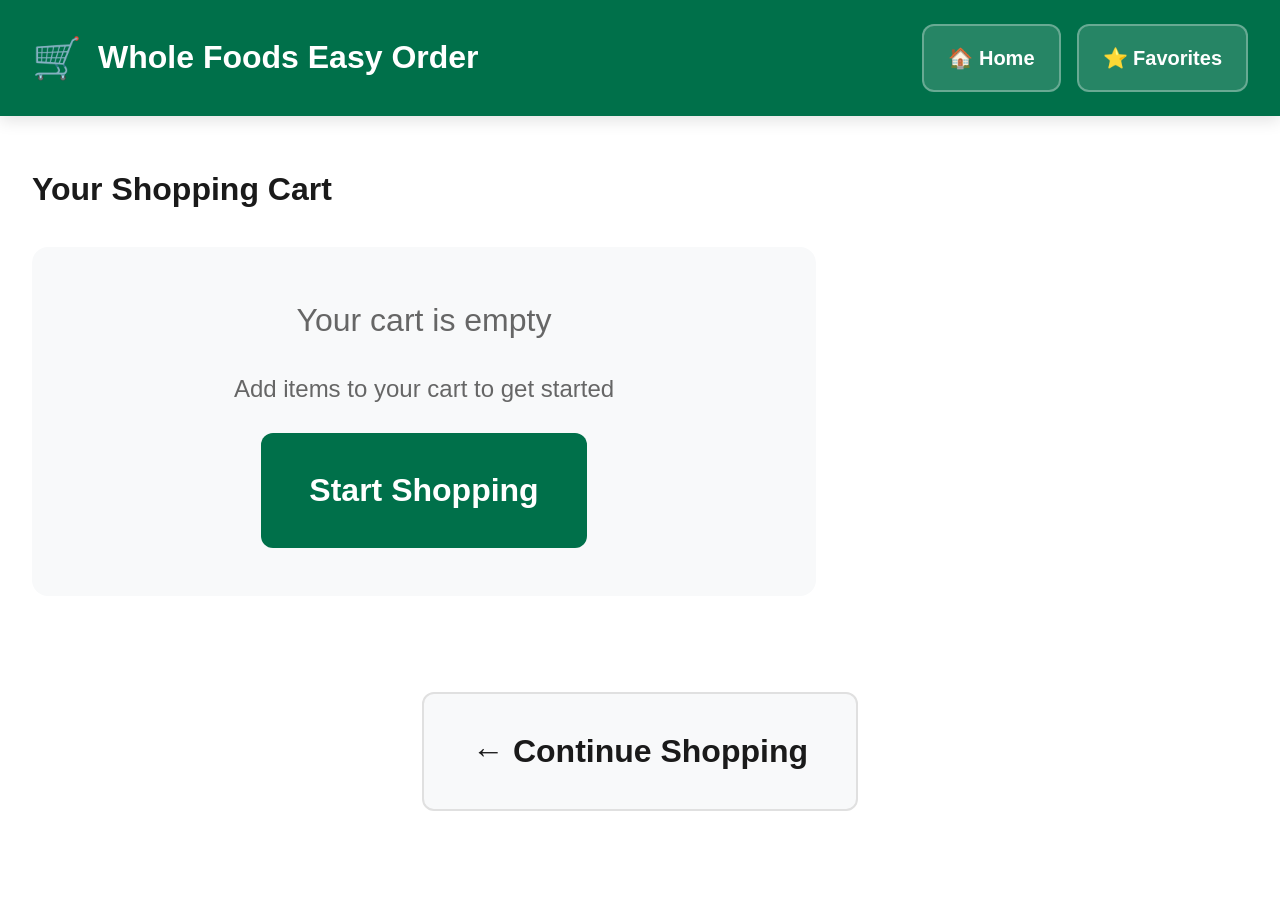
<file: cart.html>
<!DOCTYPE html>
<html lang="en">
<head>
    <meta charset="UTF-8">
    <meta name="viewport" content="width=device-width, initial-scale=1.0">
    <title>Shopping Cart - Whole Foods Easy Order</title>
    <meta name="description" content="Review your shopping cart">
    <link rel="stylesheet" href="css/main.css">
</head>
<body>
    <!-- Header -->
    <header class="header">
        <div class="header-content">
            <a href="index.html" class="logo">
                <span class="logo-icon">🛒</span>
                <span>Whole Foods Easy Order</span>
            </a>
            <nav class="nav">
                <a href="index.html" class="nav-btn">
                    🏠 Home
                </a>
                <a href="favorites.html" class="nav-btn">
                    ⭐ Favorites
                </a>
            </nav>
        </div>
    </header>

    <!-- Main Content -->
    <main class="container">
        <h1 class="section-title">Your Shopping Cart</h1>

        <div style="display: grid; grid-template-columns: 1fr 400px; gap: 32px; align-items: start;">
            <!-- Cart Items -->
            <div>
                <div id="empty-cart" class="empty-state" style="display: none;">
                    <p>Your cart is empty</p>
                    <p class="empty-state-subtitle">Add items to your cart to get started</p>
                    <a href="index.html" class="btn btn-primary btn-large">
                        Start Shopping
                    </a>
                </div>

                <div id="cart-items" class="cart-items">
                    <!-- Cart items will be loaded here -->
                </div>
            </div>

            <!-- Cart Summary -->
            <div id="cart-summary" class="cart-summary">
                <h2>Order Summary</h2>
                
                <div class="summary-row">
                    <span>Subtotal:</span>
                    <span id="subtotal">$0.00</span>
                </div>
                
                <div class="summary-row">
                    <span>Tax (8%):</span>
                    <span id="tax">$0.00</span>
                </div>
                
                <div class="summary-row">
                    <span>Delivery Fee:</span>
                    <span id="delivery-fee">$9.95</span>
                </div>
                
                <div class="summary-row">
                    <span>Total:</span>
                    <span id="total">$0.00</span>
                </div>

                <p style="font-size: 16px; color: #666; margin: 16px 0; text-align: center;">
                    Free delivery on orders over $35
                </p>

                <a href="checkout.html" class="btn btn-primary btn-large" style="width: 100%; margin-top: 24px;">
                    Proceed to Checkout
                </a>

                <button onclick="if(confirm('Clear all items from cart?')) cart.clear();" class="btn btn-secondary" style="width: 100%; margin-top: 16px;">
                    Clear Cart
                </button>
            </div>
        </div>

        <!-- Continue Shopping -->
        <div style="text-align: center; margin-top: 48px;">
            <a href="index.html" class="btn btn-secondary btn-large">
                ← Continue Shopping
            </a>
        </div>
    </main>

    <!-- Scripts -->
    <script src="js/wholefoodsAPI.js"></script>
    <script src="js/cart.js"></script>
    <script src="js/preferences.js"></script>
    <script src="js/app.js"></script>
</body>
</html>
</file>
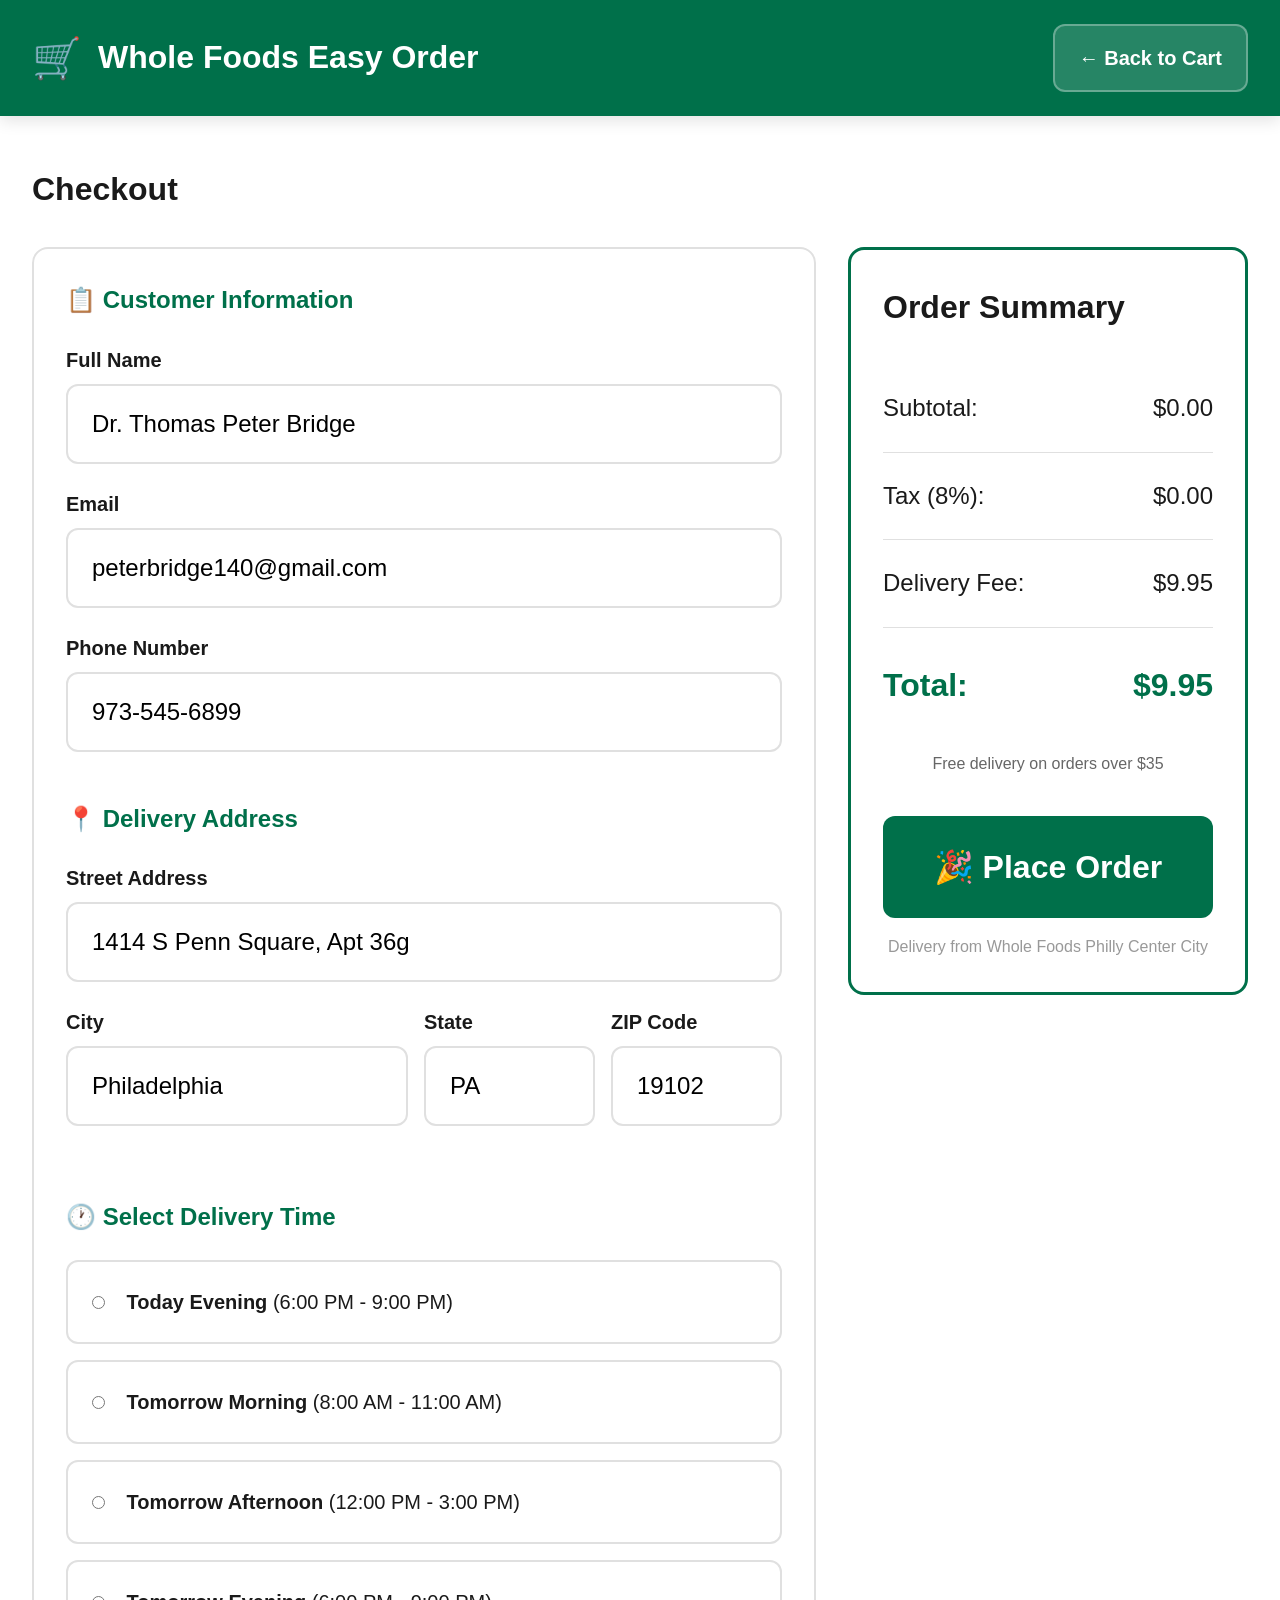
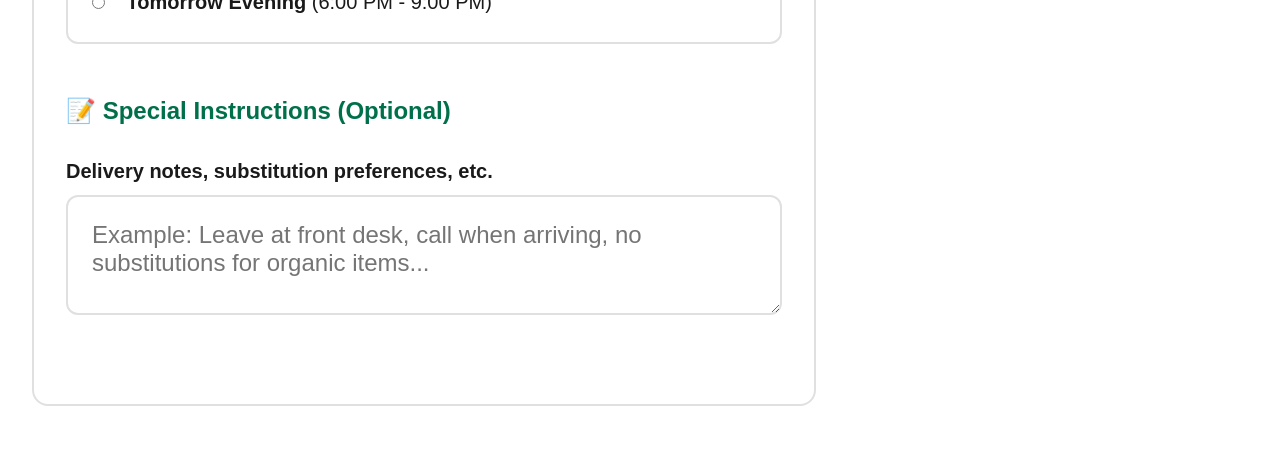
<file: checkout.html>
<!DOCTYPE html>
<html lang="en">
<head>
    <meta charset="UTF-8">
    <meta name="viewport" content="width=device-width, initial-scale=1.0">
    <title>Checkout - Whole Foods Easy Order</title>
    <meta name="description" content="Complete your order">
    <link rel="stylesheet" href="css/main.css">
    <style>
        .checkout-container {
            display: grid;
            grid-template-columns: 1fr 400px;
            gap: 32px;
            align-items: start;
        }

        .checkout-form {
            background: white;
            border: 2px solid var(--border);
            border-radius: var(--radius-lg);
            padding: var(--spacing-lg);
        }

        .form-section {
            margin-bottom: var(--spacing-xl);
        }

        .form-section h3 {
            font-size: var(--font-large);
            margin-bottom: var(--spacing-md);
            color: var(--primary-color);
        }

        .form-group {
            margin-bottom: var(--spacing-md);
        }

        .form-group label {
            display: block;
            font-size: var(--font-base);
            font-weight: 600;
            margin-bottom: var(--spacing-xs);
            color: var(--text-primary);
        }

        .form-group input,
        .form-group select,
        .form-group textarea {
            width: 100%;
            padding: var(--spacing-md);
            font-size: var(--font-large);
            border: 2px solid var(--border);
            border-radius: var(--radius-md);
            font-family: inherit;
        }

        .form-group input:focus,
        .form-group select:focus,
        .form-group textarea:focus {
            outline: none;
            border-color: var(--primary-color);
        }

        .form-group textarea {
            min-height: 120px;
            resize: vertical;
        }

        .checkout-summary {
            background: white;
            border: 3px solid var(--primary-color);
            border-radius: var(--radius-lg);
            padding: var(--spacing-lg);
            position: sticky;
            top: 120px;
        }

        .checkout-item {
            display: flex;
            justify-content: space-between;
            padding: var(--spacing-sm) 0;
            font-size: var(--font-base);
            border-bottom: 1px solid var(--border);
        }

        .delivery-time-options {
            display: grid;
            gap: var(--spacing-sm);
        }

        .delivery-time-option {
            padding: var(--spacing-md);
            border: 2px solid var(--border);
            border-radius: var(--radius-md);
            cursor: pointer;
            transition: all 0.3s ease;
            font-size: var(--font-base);
        }

        .delivery-time-option:hover {
            border-color: var(--primary-color);
            background: var(--surface);
        }

        .delivery-time-option input[type="radio"] {
            width: auto;
            margin-right: var(--spacing-sm);
        }

        @media (max-width: 968px) {
            .checkout-container {
                grid-template-columns: 1fr;
            }
        }
    </style>
</head>
<body>
    <!-- Header -->
    <header class="header">
        <div class="header-content">
            <a href="index.html" class="logo">
                <span class="logo-icon">🛒</span>
                <span>Whole Foods Easy Order</span>
            </a>
            <nav class="nav">
                <a href="cart.html" class="nav-btn">
                    ← Back to Cart
                </a>
            </nav>
        </div>
    </header>

    <!-- Main Content -->
    <main class="container">
        <h1 class="section-title">Checkout</h1>

        <div class="checkout-container">
            <!-- Checkout Form -->
            <div class="checkout-form">
                <!-- Customer Information -->
                <div class="form-section">
                    <h3>📋 Customer Information</h3>
                    <div class="form-group">
                        <label for="customer-name">Full Name</label>
                        <input type="text" id="customer-name" required readonly>
                    </div>
                    <div class="form-group">
                        <label for="customer-email">Email</label>
                        <input type="email" id="customer-email" required readonly>
                    </div>
                    <div class="form-group">
                        <label for="customer-phone">Phone Number</label>
                        <input type="tel" id="customer-phone" required readonly>
                    </div>
                </div>

                <!-- Delivery Address -->
                <div class="form-section">
                    <h3>📍 Delivery Address</h3>
                    <div class="form-group">
                        <label for="delivery-address">Street Address</label>
                        <input type="text" id="delivery-address" required readonly>
                    </div>
                    <div style="display: grid; grid-template-columns: 2fr 1fr 1fr; gap: 16px;">
                        <div class="form-group">
                            <label for="delivery-city">City</label>
                            <input type="text" id="delivery-city" required readonly>
                        </div>
                        <div class="form-group">
                            <label for="delivery-state">State</label>
                            <input type="text" id="delivery-state" required readonly>
                        </div>
                        <div class="form-group">
                            <label for="delivery-zip">ZIP Code</label>
                            <input type="text" id="delivery-zip" required readonly>
                        </div>
                    </div>
                </div>

                <!-- Delivery Time -->
                <div class="form-section">
                    <h3>🕐 Select Delivery Time</h3>
                    <div class="delivery-time-options">
                        <label class="delivery-time-option">
                            <input type="radio" name="delivery-time" value="today-evening" id="delivery-time">
                            <strong>Today Evening</strong> (6:00 PM - 9:00 PM)
                        </label>
                        <label class="delivery-time-option">
                            <input type="radio" name="delivery-time" value="tomorrow-morning">
                            <strong>Tomorrow Morning</strong> (8:00 AM - 11:00 AM)
                        </label>
                        <label class="delivery-time-option">
                            <input type="radio" name="delivery-time" value="tomorrow-afternoon">
                            <strong>Tomorrow Afternoon</strong> (12:00 PM - 3:00 PM)
                        </label>
                        <label class="delivery-time-option">
                            <input type="radio" name="delivery-time" value="tomorrow-evening">
                            <strong>Tomorrow Evening</strong> (6:00 PM - 9:00 PM)
                        </label>
                    </div>
                </div>

                <!-- Special Instructions -->
                <div class="form-section">
                    <h3>📝 Special Instructions (Optional)</h3>
                    <div class="form-group">
                        <label for="special-instructions">Delivery notes, substitution preferences, etc.</label>
                        <textarea id="special-instructions" placeholder="Example: Leave at front desk, call when arriving, no substitutions for organic items..."></textarea>
                    </div>
                </div>
            </div>

            <!-- Order Summary -->
            <div class="checkout-summary">
                <h2 style="font-size: var(--font-xlarge); margin-bottom: var(--spacing-lg);">Order Summary</h2>
                
                <div id="checkout-items-summary" style="margin-bottom: var(--spacing-lg);">
                    <!-- Items will be loaded here -->
                </div>

                <div class="summary-row">
                    <span>Subtotal:</span>
                    <span id="checkout-subtotal">$0.00</span>
                </div>
                
                <div class="summary-row">
                    <span>Tax (8%):</span>
                    <span id="checkout-tax">$0.00</span>
                </div>
                
                <div class="summary-row">
                    <span>Delivery Fee:</span>
                    <span id="checkout-delivery">$9.95</span>
                </div>
                
                <div class="summary-row">
                    <span>Total:</span>
                    <span id="checkout-total">$0.00</span>
                </div>

                <p style="font-size: 16px; color: #666; margin: 16px 0; text-align: center;">
                    Free delivery on orders over $35
                </p>

                <button onclick="app.placeOrder()" class="btn btn-primary btn-large" style="width: 100%; margin-top: 24px;">
                    🎉 Place Order
                </button>

                <p style="font-size: 16px; color: #999; margin-top: 16px; text-align: center;">
                    Delivery from Whole Foods Philly Center City
                </p>
            </div>
        </div>
    </main>

    <!-- Scripts -->
    <script src="js/wholefoodsAPI.js"></script>
    <script src="js/cart.js"></script>
    <script src="js/preferences.js"></script>
    <script src="js/app.js"></script>
</body>
</html>
</file>
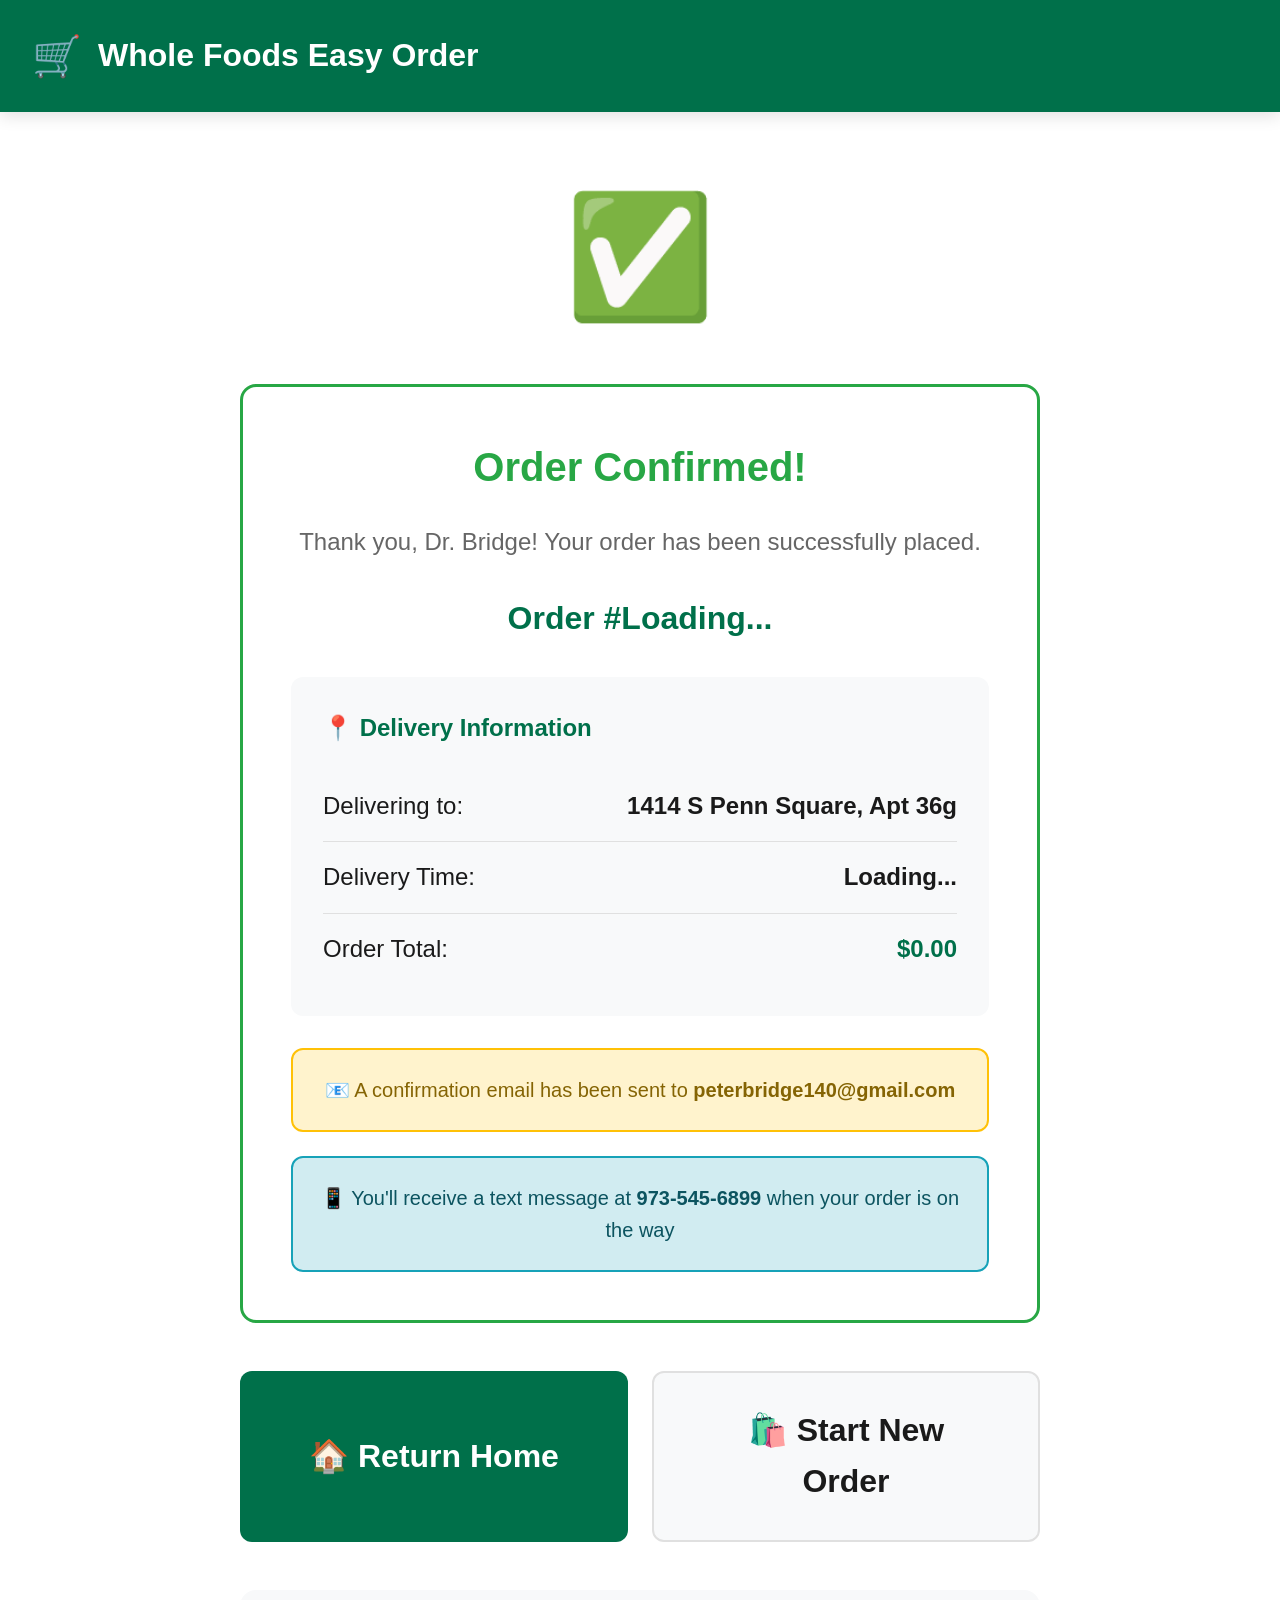
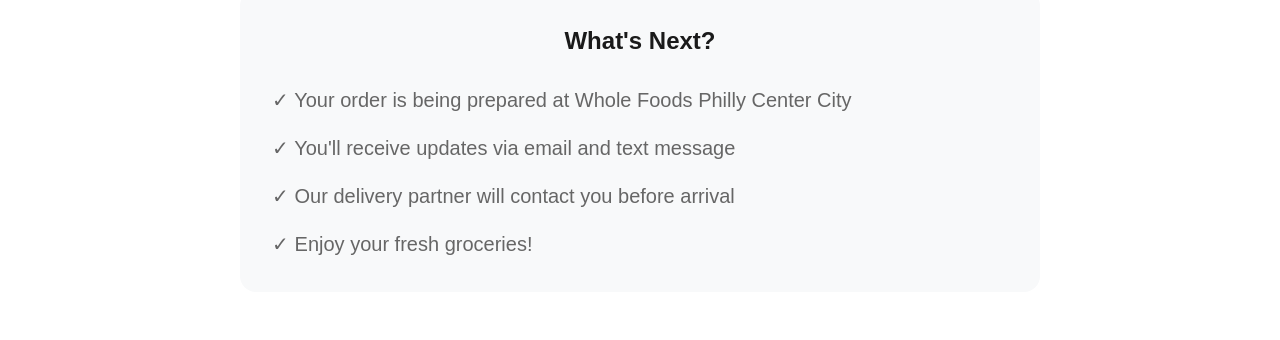
<file: order-confirmation.html>
<!DOCTYPE html>
<html lang="en">
<head>
    <meta charset="UTF-8">
    <meta name="viewport" content="width=device-width, initial-scale=1.0">
    <title>Order Confirmed - Whole Foods Easy Order</title>
    <meta name="description" content="Your order has been confirmed">
    <link rel="stylesheet" href="css/main.css">
    <style>
        .confirmation-container {
            max-width: 800px;
            margin: 0 auto;
            text-align: center;
        }

        .success-icon {
            font-size: 120px;
            margin-bottom: var(--spacing-lg);
            animation: scaleIn 0.5s ease;
        }

        @keyframes scaleIn {
            from {
                transform: scale(0);
            }
            to {
                transform: scale(1);
            }
        }

        .confirmation-card {
            background: white;
            border: 3px solid var(--success);
            border-radius: var(--radius-lg);
            padding: var(--spacing-xl);
            margin-bottom: var(--spacing-lg);
        }

        .order-number {
            font-size: var(--font-xlarge);
            color: var(--primary-color);
            font-weight: 700;
            margin: var(--spacing-md) 0;
        }

        .info-box {
            background: var(--surface);
            border-radius: var(--radius-md);
            padding: var(--spacing-lg);
            margin: var(--spacing-lg) 0;
            text-align: left;
        }

        .info-row {
            display: flex;
            justify-content: space-between;
            padding: var(--spacing-sm) 0;
            font-size: var(--font-large);
            border-bottom: 1px solid var(--border);
        }

        .info-row:last-child {
            border-bottom: none;
        }

        .action-buttons {
            display: grid;
            grid-template-columns: 1fr 1fr;
            gap: var(--spacing-md);
            margin-top: var(--spacing-xl);
        }

        @media (max-width: 768px) {
            .action-buttons {
                grid-template-columns: 1fr;
            }
        }
    </style>
</head>
<body>
    <!-- Header -->
    <header class="header">
        <div class="header-content">
            <a href="index.html" class="logo">
                <span class="logo-icon">🛒</span>
                <span>Whole Foods Easy Order</span>
            </a>
        </div>
    </header>

    <!-- Main Content -->
    <main class="container">
        <div class="confirmation-container">
            <div class="success-icon">✅</div>
            
            <div class="confirmation-card">
                <h1 style="font-size: var(--font-xxlarge); color: var(--success); margin-bottom: var(--spacing-md);">
                    Order Confirmed!
                </h1>
                
                <p style="font-size: var(--font-large); color: var(--text-secondary); margin-bottom: var(--spacing-lg);">
                    Thank you, Dr. Bridge! Your order has been successfully placed.
                </p>

                <div class="order-number">
                    Order #<span id="order-id">Loading...</span>
                </div>

                <div class="info-box">
                    <h3 style="font-size: var(--font-large); margin-bottom: var(--spacing-md); color: var(--primary-color);">
                        📍 Delivery Information
                    </h3>
                    <div class="info-row">
                        <span>Delivering to:</span>
                        <strong>1414 S Penn Square, Apt 36g</strong>
                    </div>
                    <div class="info-row">
                        <span>Delivery Time:</span>
                        <strong id="delivery-time">Loading...</strong>
                    </div>
                    <div class="info-row">
                        <span>Order Total:</span>
                        <strong id="order-total" style="color: var(--primary-color);">$0.00</strong>
                    </div>
                </div>

                <div style="background: #FFF3CD; border: 2px solid #FFC107; border-radius: var(--radius-md); padding: var(--spacing-md); margin-top: var(--spacing-lg);">
                    <p style="font-size: var(--font-base); color: #856404; margin: 0;">
                        📧 A confirmation email has been sent to <strong>peterbridge140@gmail.com</strong>
                    </p>
                </div>

                <div style="background: #D1ECF1; border: 2px solid #17A2B8; border-radius: var(--radius-md); padding: var(--spacing-md); margin-top: var(--spacing-md);">
                    <p style="font-size: var(--font-base); color: #0C5460; margin: 0;">
                        📱 You'll receive a text message at <strong>973-545-6899</strong> when your order is on the way
                    </p>
                </div>
            </div>

            <div class="action-buttons">
                <a href="index.html" class="btn btn-primary btn-large">
                    🏠 Return Home
                </a>
                <a href="index.html" class="btn btn-secondary btn-large">
                    🛍️ Start New Order
                </a>
            </div>

            <div style="margin-top: var(--spacing-xl); padding: var(--spacing-lg); background: var(--surface); border-radius: var(--radius-lg);">
                <h3 style="font-size: var(--font-large); margin-bottom: var(--spacing-md);">
                    What's Next?
                </h3>
                <div style="text-align: left; font-size: var(--font-base); color: var(--text-secondary);">
                    <p style="margin-bottom: var(--spacing-sm);">
                        ✓ Your order is being prepared at Whole Foods Philly Center City
                    </p>
                    <p style="margin-bottom: var(--spacing-sm);">
                        ✓ You'll receive updates via email and text message
                    </p>
                    <p style="margin-bottom: var(--spacing-sm);">
                        ✓ Our delivery partner will contact you before arrival
                    </p>
                    <p style="margin: 0;">
                        ✓ Enjoy your fresh groceries!
                    </p>
                </div>
            </div>
        </div>
    </main>

    <!-- Scripts -->
    <script src="js/wholefoodsAPI.js"></script>
    <script src="js/cart.js"></script>
    <script src="js/preferences.js"></script>
    <script src="js/app.js"></script>
    <script>
        // Load order details from URL
        const urlParams = new URLSearchParams(window.location.search);
        const orderId = urlParams.get('orderId');
        
        if (orderId) {
            document.getElementById('order-id').textContent = orderId;
            
            // Load order details from preferences
            const orders = preferences.getRecentOrders();
            const order = orders.find(o => o.id === orderId);
            
            if (order) {
                document.getElementById('delivery-time').textContent = order.deliveryTime || 'Not specified';
                document.getElementById('order-total').textContent = `$${order.total.toFixed(2)}`;
            }
        }
    </script>
</body>
</html>
</file>
<file: css/main.css>
/* Modern Senior-Friendly Whole Foods Ordering Interface */

:root {
    /* Color Palette - High Contrast & Modern */
    --primary-color: #00704A;
    --primary-hover: #005A3C;
    --secondary-color: #FF6B35;
    --background: #FFFFFF;
    --surface: #F8F9FA;
    --text-primary: #1A1A1A;
    --text-secondary: #666666;
    --border: #E0E0E0;
    --success: #28A745;
    --warning: #FFC107;
    --error: #DC3545;
    --organic-badge: #8BC34A;
    
    /* Typography - Large & Clear */
    --font-base: 20px;
    --font-large: 24px;
    --font-xlarge: 32px;
    --font-xxlarge: 40px;
    
    /* Spacing */
    --spacing-xs: 8px;
    --spacing-sm: 16px;
    --spacing-md: 24px;
    --spacing-lg: 32px;
    --spacing-xl: 48px;
    
    /* Border Radius */
    --radius-sm: 8px;
    --radius-md: 12px;
    --radius-lg: 16px;
    
    /* Shadows */
    --shadow-sm: 0 2px 8px rgba(0, 0, 0, 0.08);
    --shadow-md: 0 4px 16px rgba(0, 0, 0, 0.12);
    --shadow-lg: 0 8px 24px rgba(0, 0, 0, 0.16);
}

/* Reset & Base Styles */
* {
    margin: 0;
    padding: 0;
    box-sizing: border-box;
}

body {
    font-family: -apple-system, BlinkMacSystemFont, 'Segoe UI', Roboto, 'Helvetica Neue', Arial, sans-serif;
    font-size: var(--font-base);
    line-height: 1.6;
    color: var(--text-primary);
    background-color: var(--background);
    -webkit-font-smoothing: antialiased;
    -moz-osx-font-smoothing: grayscale;
}

/* Header */
.header {
    background: var(--primary-color);
    color: white;
    padding: var(--spacing-md) var(--spacing-lg);
    box-shadow: var(--shadow-md);
    position: sticky;
    top: 0;
    z-index: 100;
}

.header-content {
    max-width: 1400px;
    margin: 0 auto;
    display: flex;
    justify-content: space-between;
    align-items: center;
    gap: var(--spacing-md);
}

.logo {
    font-size: var(--font-xlarge);
    font-weight: 700;
    text-decoration: none;
    color: white;
    display: flex;
    align-items: center;
    gap: var(--spacing-sm);
}

.logo-icon {
    font-size: var(--font-xxlarge);
}

/* Navigation */
.nav {
    display: flex;
    gap: var(--spacing-sm);
    align-items: center;
}

.nav-btn {
    background: rgba(255, 255, 255, 0.15);
    color: white;
    border: 2px solid rgba(255, 255, 255, 0.3);
    padding: var(--spacing-sm) var(--spacing-md);
    border-radius: var(--radius-md);
    font-size: var(--font-base);
    font-weight: 600;
    cursor: pointer;
    text-decoration: none;
    display: flex;
    align-items: center;
    gap: var(--spacing-xs);
    transition: all 0.3s ease;
    min-height: 56px;
}

.nav-btn:hover,
.nav-btn:focus {
    background: rgba(255, 255, 255, 0.25);
    border-color: rgba(255, 255, 255, 0.5);
    transform: translateY(-2px);
    outline: none;
}

.cart-btn {
    position: relative;
}

#cart-count {
    position: absolute;
    top: -8px;
    right: -8px;
    background: var(--secondary-color);
    color: white;
    border-radius: 50%;
    width: 32px;
    height: 32px;
    display: flex;
    align-items: center;
    justify-content: center;
    font-size: 16px;
    font-weight: 700;
}

/* Main Container */
.container {
    max-width: 1400px;
    margin: 0 auto;
    padding: var(--spacing-xl) var(--spacing-lg);
}

/* Hero Section */
.hero {
    background: linear-gradient(135deg, var(--primary-color) 0%, #008C5A 100%);
    color: white;
    padding: var(--spacing-xl) var(--spacing-lg);
    border-radius: var(--radius-lg);
    margin-bottom: var(--spacing-xl);
    text-align: center;
}

.hero h1 {
    font-size: var(--font-xxlarge);
    margin-bottom: var(--spacing-md);
    font-weight: 700;
}

.hero p {
    font-size: var(--font-large);
    margin-bottom: var(--spacing-lg);
    opacity: 0.95;
}

/* Search Bar */
.search-container {
    max-width: 800px;
    margin: 0 auto var(--spacing-xl);
}

.search-bar {
    display: flex;
    gap: var(--spacing-sm);
    background: white;
    padding: var(--spacing-xs);
    border-radius: var(--radius-lg);
    box-shadow: var(--shadow-md);
}

.search-input {
    flex: 1;
    border: none;
    padding: var(--spacing-md);
    font-size: var(--font-large);
    border-radius: var(--radius-md);
    outline: none;
}

.search-input:focus {
    background: var(--surface);
}

/* Buttons */
.btn {
    padding: var(--spacing-md) var(--spacing-lg);
    font-size: var(--font-large);
    font-weight: 600;
    border: none;
    border-radius: var(--radius-md);
    cursor: pointer;
    transition: all 0.3s ease;
    text-decoration: none;
    display: inline-flex;
    align-items: center;
    justify-content: center;
    gap: var(--spacing-sm);
    min-height: 64px;
    text-align: center;
}

.btn:focus {
    outline: 3px solid var(--primary-color);
    outline-offset: 2px;
}

.btn-primary {
    background: var(--primary-color);
    color: white;
}

.btn-primary:hover:not(:disabled) {
    background: var(--primary-hover);
    transform: translateY(-2px);
    box-shadow: var(--shadow-md);
}

.btn-secondary {
    background: var(--surface);
    color: var(--text-primary);
    border: 2px solid var(--border);
}

.btn-secondary:hover:not(:disabled) {
    background: white;
    border-color: var(--primary-color);
}

.btn-large {
    font-size: var(--font-xlarge);
    padding: var(--spacing-lg) var(--spacing-xl);
    min-height: 80px;
}

.btn:disabled {
    opacity: 0.5;
    cursor: not-allowed;
}

/* Quick Actions */
.quick-actions {
    display: grid;
    grid-template-columns: repeat(auto-fit, minmax(300px, 1fr));
    gap: var(--spacing-md);
    margin-bottom: var(--spacing-xl);
}

.quick-action-card {
    background: white;
    border: 3px solid var(--border);
    border-radius: var(--radius-lg);
    padding: var(--spacing-lg);
    text-align: center;
    cursor: pointer;
    transition: all 0.3s ease;
    text-decoration: none;
    color: var(--text-primary);
}

.quick-action-card:hover,
.quick-action-card:focus {
    border-color: var(--primary-color);
    transform: translateY(-4px);
    box-shadow: var(--shadow-lg);
    outline: none;
}

.quick-action-icon {
    font-size: 64px;
    margin-bottom: var(--spacing-md);
}

.quick-action-card h3 {
    font-size: var(--font-xlarge);
    margin-bottom: var(--spacing-sm);
}

.quick-action-card p {
    font-size: var(--font-base);
    color: var(--text-secondary);
}

/* Categories */
.categories {
    margin-bottom: var(--spacing-xl);
}

.section-title {
    font-size: var(--font-xlarge);
    margin-bottom: var(--spacing-lg);
    font-weight: 700;
    color: var(--text-primary);
}

.categories-grid {
    display: grid;
    grid-template-columns: repeat(auto-fit, minmax(200px, 1fr));
    gap: var(--spacing-md);
}

.category-btn {
    background: white;
    border: 3px solid var(--border);
    padding: var(--spacing-lg);
    border-radius: var(--radius-lg);
    font-size: var(--font-large);
    font-weight: 600;
    cursor: pointer;
    transition: all 0.3s ease;
    text-align: center;
    min-height: 100px;
    display: flex;
    flex-direction: column;
    align-items: center;
    justify-content: center;
    gap: var(--spacing-sm);
}

.category-btn:hover,
.category-btn:focus,
.category-btn.active {
    background: var(--primary-color);
    color: white;
    border-color: var(--primary-color);
    transform: translateY(-2px);
    box-shadow: var(--shadow-md);
    outline: none;
}

.category-icon {
    font-size: var(--font-xlarge);
}

/* Products Grid */
.products-section {
    margin-bottom: var(--spacing-xl);
}

.products-grid {
    display: grid;
    grid-template-columns: repeat(auto-fill, minmax(280px, 1fr));
    gap: var(--spacing-lg);
}

.product-card {
    background: white;
    border: 2px solid var(--border);
    border-radius: var(--radius-lg);
    overflow: hidden;
    transition: all 0.3s ease;
    display: flex;
    flex-direction: column;
}

.product-card:hover {
    border-color: var(--primary-color);
    box-shadow: var(--shadow-lg);
    transform: translateY(-4px);
}

.product-image-container {
    position: relative;
    width: 100%;
    height: 240px;
    overflow: hidden;
    background: var(--surface);
}

.product-image {
    width: 100%;
    height: 100%;
    object-fit: cover;
}

.organic-badge {
    position: absolute;
    top: var(--spacing-sm);
    left: var(--spacing-sm);
    background: var(--organic-badge);
    color: white;
    padding: var(--spacing-xs) var(--spacing-sm);
    border-radius: var(--radius-sm);
    font-size: 16px;
    font-weight: 600;
}

.out-of-stock-badge {
    position: absolute;
    top: var(--spacing-sm);
    right: var(--spacing-sm);
    background: var(--error);
    color: white;
    padding: var(--spacing-xs) var(--spacing-sm);
    border-radius: var(--radius-sm);
    font-size: 16px;
    font-weight: 600;
}

.favorite-btn {
    position: absolute;
    bottom: var(--spacing-sm);
    right: var(--spacing-sm);
    background: white;
    border: none;
    width: 48px;
    height: 48px;
    border-radius: 50%;
    font-size: 24px;
    cursor: pointer;
    box-shadow: var(--shadow-md);
    transition: all 0.3s ease;
    color: var(--text-secondary);
}

.favorite-btn:hover,
.favorite-btn.active {
    color: var(--error);
    transform: scale(1.1);
}

.product-info {
    padding: var(--spacing-md);
    flex: 1;
}

.product-name {
    font-size: var(--font-large);
    font-weight: 600;
    margin-bottom: var(--spacing-xs);
    color: var(--text-primary);
    line-height: 1.3;
}

.product-brand {
    font-size: var(--font-base);
    color: var(--text-secondary);
    margin-bottom: var(--spacing-sm);
}

.product-price-row {
    display: flex;
    align-items: baseline;
    gap: var(--spacing-xs);
    margin-bottom: var(--spacing-md);
}

.product-price {
    font-size: var(--font-xlarge);
    font-weight: 700;
    color: var(--primary-color);
}

.product-unit {
    font-size: var(--font-base);
    color: var(--text-secondary);
}

.add-to-cart-btn {
    width: 100%;
    margin: 0 var(--spacing-md) var(--spacing-md);
}

/* Cart Page */
.cart-items {
    margin-bottom: var(--spacing-xl);
}

.cart-item {
    background: white;
    border: 2px solid var(--border);
    border-radius: var(--radius-lg);
    padding: var(--spacing-lg);
    margin-bottom: var(--spacing-md);
    display: grid;
    grid-template-columns: 120px 1fr auto;
    gap: var(--spacing-lg);
    align-items: center;
}

.cart-item-image {
    width: 120px;
    height: 120px;
    object-fit: cover;
    border-radius: var(--radius-md);
}

.cart-item-details h3 {
    font-size: var(--font-large);
    margin-bottom: var(--spacing-xs);
}

.cart-item-brand {
    color: var(--text-secondary);
    margin-bottom: var(--spacing-xs);
}

.cart-item-price {
    font-size: var(--font-large);
    font-weight: 600;
    color: var(--primary-color);
}

.cart-item-actions {
    display: flex;
    flex-direction: column;
    gap: var(--spacing-md);
    align-items: flex-end;
}

.quantity-controls {
    display: flex;
    align-items: center;
    gap: var(--spacing-sm);
    background: var(--surface);
    border-radius: var(--radius-md);
    padding: var(--spacing-xs);
}

.quantity-btn {
    background: white;
    border: 2px solid var(--border);
    width: 48px;
    height: 48px;
    border-radius: var(--radius-sm);
    font-size: var(--font-large);
    font-weight: 700;
    cursor: pointer;
    transition: all 0.3s ease;
    display: flex;
    align-items: center;
    justify-content: center;
}

.quantity-btn:hover {
    background: var(--primary-color);
    color: white;
    border-color: var(--primary-color);
}

.quantity-display {
    font-size: var(--font-xlarge);
    font-weight: 700;
    min-width: 60px;
    text-align: center;
}

.cart-item-subtotal {
    font-size: var(--font-xlarge);
    font-weight: 700;
    color: var(--text-primary);
}

.remove-btn {
    background: transparent;
    border: 2px solid var(--error);
    color: var(--error);
    padding: var(--spacing-sm) var(--spacing-md);
    border-radius: var(--radius-md);
    font-size: var(--font-base);
    font-weight: 600;
    cursor: pointer;
    transition: all 0.3s ease;
}

.remove-btn:hover {
    background: var(--error);
    color: white;
}

/* Cart Summary */
.cart-summary {
    background: white;
    border: 3px solid var(--primary-color);
    border-radius: var(--radius-lg);
    padding: var(--spacing-lg);
    position: sticky;
    top: 120px;
}

.cart-summary h2 {
    font-size: var(--font-xlarge);
    margin-bottom: var(--spacing-lg);
}

.summary-row {
    display: flex;
    justify-content: space-between;
    padding: var(--spacing-md) 0;
    font-size: var(--font-large);
    border-bottom: 1px solid var(--border);
}

.summary-row:last-of-type {
    border-bottom: none;
    font-size: var(--font-xlarge);
    font-weight: 700;
    color: var(--primary-color);
    padding-top: var(--spacing-lg);
}

/* Empty State */
.empty-state {
    text-align: center;
    padding: var(--spacing-xl);
    background: var(--surface);
    border-radius: var(--radius-lg);
}

.empty-state p {
    font-size: var(--font-xlarge);
    margin-bottom: var(--spacing-md);
    color: var(--text-secondary);
}

.empty-state-subtitle {
    font-size: var(--font-large) !important;
}

/* Loading State */
.loading-state {
    text-align: center;
    padding: var(--spacing-xl);
}

.loading-spinner {
    width: 64px;
    height: 64px;
    border: 6px solid var(--border);
    border-top-color: var(--primary-color);
    border-radius: 50%;
    animation: spin 1s linear infinite;
    margin: 0 auto var(--spacing-md);
}

@keyframes spin {
    to { transform: rotate(360deg); }
}

/* Notification */
.notification {
    position: fixed;
    bottom: var(--spacing-lg);
    right: var(--spacing-lg);
    background: var(--primary-color);
    color: white;
    padding: var(--spacing-md) var(--spacing-lg);
    border-radius: var(--radius-md);
    font-size: var(--font-large);
    font-weight: 600;
    box-shadow: var(--shadow-lg);
    transform: translateY(200%);
    transition: transform 0.3s ease;
    z-index: 1000;
}

.notification.show {
    transform: translateY(0);
}

/* Modal */
.modal {
    position: fixed;
    top: 0;
    left: 0;
    width: 100%;
    height: 100%;
    background: rgba(0, 0, 0, 0.7);
    display: none;
    align-items: center;
    justify-content: center;
    z-index: 1000;
    padding: var(--spacing-lg);
}

.modal-content {
    background: white;
    border-radius: var(--radius-lg);
    padding: var(--spacing-xl);
    max-width: 600px;
    width: 100%;
}

.modal-content h2 {
    font-size: var(--font-xlarge);
    margin-bottom: var(--spacing-lg);
}

.modal-content input {
    width: 100%;
    padding: var(--spacing-md);
    font-size: var(--font-large);
    border: 2px solid var(--border);
    border-radius: var(--radius-md);
    margin-bottom: var(--spacing-lg);
}

/* Responsive */
@media (max-width: 768px) {
    .header-content {
        flex-direction: column;
        gap: var(--spacing-sm);
    }
    
    .nav {
        width: 100%;
        justify-content: space-between;
    }
    
    .products-grid {
        grid-template-columns: 1fr;
    }
    
    .cart-item {
        grid-template-columns: 1fr;
        text-align: center;
    }
    
    .cart-item-image {
        margin: 0 auto;
    }
    
    .cart-item-actions {
        align-items: center;
    }
}

/* Accessibility */
@media (prefers-reduced-motion: reduce) {
    * {
        animation: none !important;
        transition: none !important;
    }
}

/* High Contrast Mode */
@media (prefers-contrast: high) {
    :root {
        --border: #000000;
        --text-secondary: #000000;
    }
    
    .btn,
    .product-card,
    .cart-item {
        border-width: 3px;
    }
}
</file>
